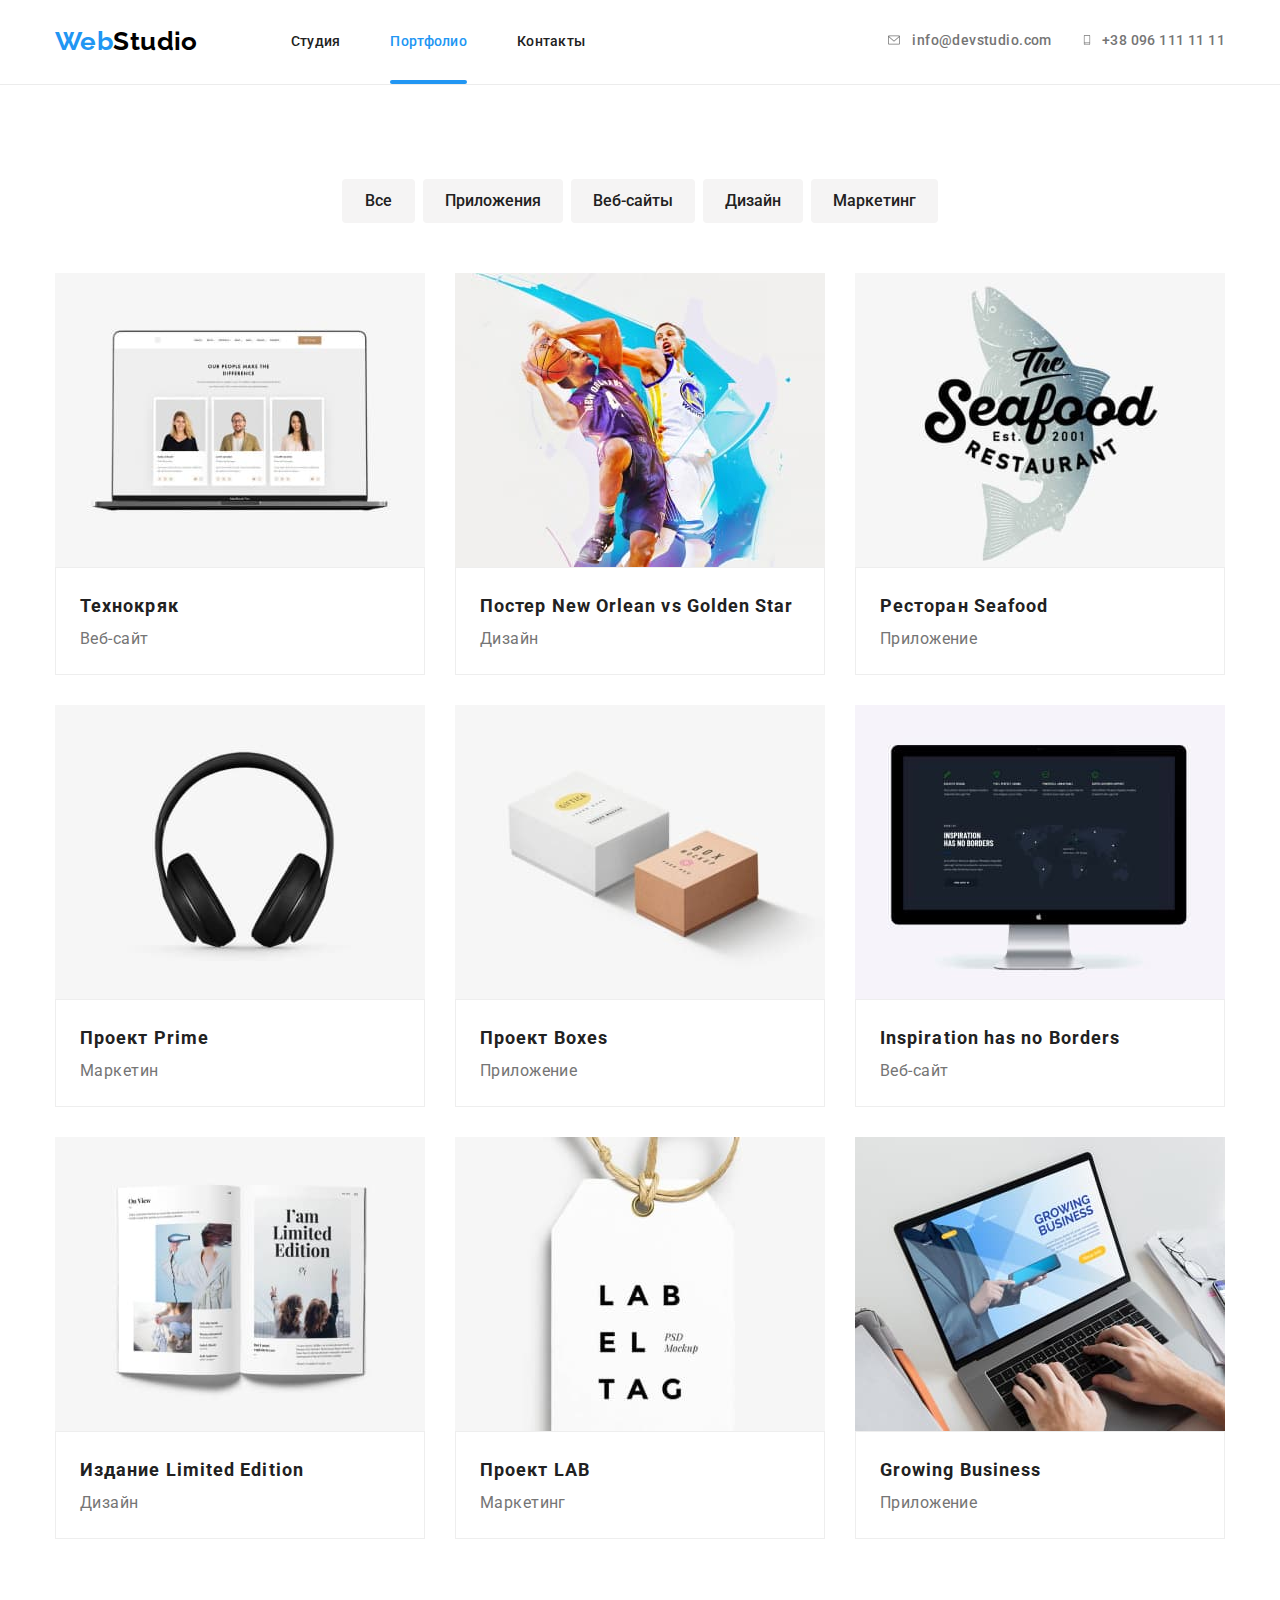
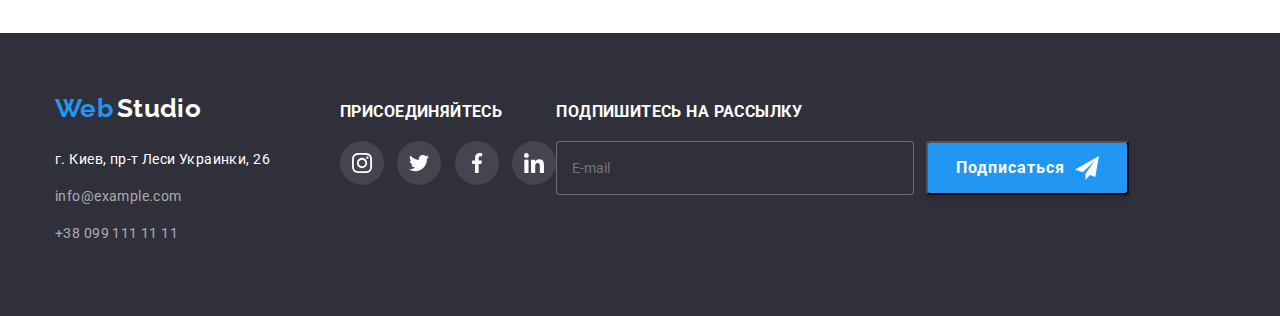
<file: portfolio.html>
<!DOCTYPE html>
<html lang="en">
<head>
    <meta charset="UTF-8">
    <meta http-equiv="X-UA-Compatible" content="IE=edge">
    <meta name="viewport" content="width=device-width, initial-scale=1.0">
    <link rel="preconnect" href="https://fonts.gstatic.com">
    <link href="https://fonts.googleapis.com/css2?family=Raleway:wght@700&family=Roboto:wght@400;500;700;900&display=swap" rel="stylesheet">
    <link rel="stylesheet" href="https://cdnjs.cloudflare.com/ajax/libs/modern-normalize/1.0.0/modern-normalize.min.css">
    <link rel="stylesheet" href="./css/styles.css">
    <title>Portfolio</title>

</head>
<body>
    <!-- Шапка -->
    <header class="header">
        <div class="container">
            <!-- <div class="main-page"> -->
                <nav class="navigation">
                    <a href="" class="logo header__logo">
                        <span class="logo__web">Web</span>
                        <span class="logo__studio">Studio</span>
                    </a>
                    <ul class=" list-non site-nav">
                        <li class="site-nav__item"><a href="./index.html" class=" site-nav link">Студия</a></li>
                        <li class="site-nav__item"><a href="" class=" site-nav link current">Портфолио</a></li>
                        <li class="site-nav__item"><a href="" class="site-nav link">Контакты</a></li>
                    </ul>
                </nav>
        <ul class="list-non contact">
            <li class="contact__item"><a href="mailto:info@devstudio.com" class="contact__date">
                    <svg class="icon" width="16" height="12">
                        <use href="./image/sprite.svg#icon-envelope"></use>
                    </svg>
                    info@devstudio.com</a></li>
            <li class="contact__item"><a href="tel:+380961111111" class=" contact__date">
                    <svg class="icon" width="10" height="16">
                        <use href="./image/sprite.svg#icon-smartphone"></use>
                    </svg>
                    +38 096 111 11 11</a></li>
        </ul>
            </div>
        </div>
        <!-- Меню-версія для мобільного -->
        <div class="menu">
            <button type="button" class="menu__btn" data-menu-button>
                <svg class="menu__icon" width="40" height="40">
                    <use class="icon-open" href="./image/sprite.svg#icon-mobil-menu"></use>
                    <use class="icon-close" href="./image/sprite.svg#icon-close-menu"></use>
                </svg>
            </button>
        </div>
        
        <div class="mobile-menu" data-menu>
            <ul class=" list-non mobile-menu__list">
                <li class="mobile-menu__item">
                    <a href="./index.html" class="mobile-menu__link current">Студия</a>
                </li>
                <li class="mobile-menu__item">
                    <a href="./portfolio.html" class="mobile-menu__link">Портфолио</a>
                </li>
                <li class="mobile-menu__item">
                    <a href="" class="mobile-menu__link">Контакты</a>
                </li>
            </ul>
        
            <div class="mobile-contact">
                <ul class="list-non mobile-contact__list">
                    <li class="mobile-contact__item">
                        <a href="tel:+380961111111" class="mobile-contact__tel">
                            +38 096 111 11 11</a>
                    </li>
                    <li class="mobile-contact__item">
                        <a href="mailto:info@devstudio.com" class="mobile-contact__mail">info@devstudio.com
                        </a>
                    </li>
                </ul>
        
                <ul class="list-non mobile-social">
                    <li class="mobile-social__item">
                        <a class="mobile-social__link" href="/" target="_blank" rel="noopener norefferer"
                            aria-label="Instagram">Instagram</a>
                    </li>
                    <li class="mobile-social__item">
                        <a class="mobile-social__link" href="/" target="_blank" rel="noopener norefferer"
                            aria-label="Twitter">Twitter</a>
                    </li>
                    <li class="mobile-social__item">
                        <a class="mobile-social__link" href="/" target="_blank" rel="noopener norefferer"
                            aria-label="Facebook">Facebook</a>
                    </li>
                    <li class="mobile-social__item">
                        <a class="mobile-social__link" href="/" target="_blank" rel="noopener norefferer"
                            aria-label="LinkedIn">LinkedIn</a>
                    </li>
                </ul>
            </div>
        </div>

    </header>

    <!--Секція з портфоліо-->
    <main>
        <h1 class="visually-hidden">Портфолио</h1>
        <section class="section">
        <div class="container">
        <ul class="list-non buttons">
            <li class="buttons__nav"><button type="button" class="buttons__portfolio curent">Все</button></li>
            <li class="buttons__nav"><button type="button" class="buttons__portfolio ">Приложения</button></li>
            <li class="buttons__nav"><button type="button" class="buttons__portfolio">Веб-сайты</button></li>
            <li class="buttons__nav"><button type="button" class="buttons__portfolio">Дизайн</button></li>
            <li class="buttons__nav"><button type="button" class="buttons__portfolio">Маркетинг</button></li>
        </ul>    
        <h2 class="visually-hidden">Проекты</h2>
                <ul class=" list-non portfollio-list">
            <li class="portfollio-item"> 
                <a class="project" href="">
                    <div class="thumb">
                        <div class="overlay__item">
                            <p class="overlay__description">
                                Технокряк это современная площадка распространения коронавируса.
                                Компании используют эту платформу для цифрового
                                шпионажа и атак на защищённые сервера конкурентов.
                            </p>
                        </div>
                        <picture>
                            <source
                                srcset= "./image/portfolio/desctop/img.desctop.jpg 1x, ./image/portfolio/desctop/img.desctop@2x.jpg 2x"
                                media="(min-width: 1200px)">
                            <source
                                srcset="./image/portfolio/tablet/img.tablet.jpg 1x, ./image/portfolio/tablet/img.tablet@2x.jpg 2x"
                                media="(min-width: 768px)">
                            <source
                                srcset="./image/portfolio/mobile/img.mobile.jpg 1x, ./image/portfolio/mobile/img.mobile.jpg 2x"
                                media="(max-width: 767.98px)">
                            <img src="./image/portfolio/desctop/img.desctop.jpg" width="370" height="294" alt=" стораница веб сайта">
                        </picture>
                     
                    </div>
                        <div class="design">
                           <h3 class="design__title">Технокряк</h3>
                            <p class="design__description">Веб-сайт</p>
                        </div> 
                </a>
                     </li>
            <li class="portfollio-item">
                <a class="project" href="">
                    <div class="thumb">
                        <div class="overlay__item">
                            <p class="overlay__description">
                                Технокряк это современная площадка распространения коронавируса.
                                Компании используют эту платформу для цифрового
                                шпионажа и атак на защищённые сервера конкурентов.
                            </p>
                        </div>
                        <picture>
                        <source srcset="./image/portfolio/desctop/img1.desctop.jpg 1x, ./image/portfolio/desctop/img1.desctop@2x.jpg 2x"
                            media="(min-width: 1200px)">
                        <source srcset="./image/portfolio/tablet/img1.tablet.jpg 1x, ./image/portfolio/tablet/img1.tablet@2x.jpg 2x"
                            media="(min-width: 768px)">
                        <source srcset="./image/portfolio/mobile/img1.mobile.jpg 1x, ./image/portfolio/mobile/img1.mobile@2x.jpg 2x"
                            media="(max-width: 767.98px)">
                        <img src="./image/portfolio/desctop/img1.desctop.jpg" width="370" height="294" alt=" стораница веб сайта">
                        </picture>
                      
                    </div>
                        <div class="design">
                            <h3 class="design__title">Постер New Orlean vs Golden Star</h3> 
                            <p class="design__description">Дизайн</p> 
                        </div>
                </a>
                 </li>
            <li class="portfollio-item">
                <a class="project" href="">
                    <div class="thumb">
                        <div class="overlay__item">
                            <p class="overlay__description">
                                Технокряк это современная площадка распространения коронавируса.
                                Компании используют эту платформу для цифрового
                                шпионажа и атак на защищённые сервера конкурентов.
                            </p>
                            </div>
                            <picture>
                            <source srcset="./image/portfolio/desctop/img2.desctop.jpg 1x, ./image/portfolio/desctop/img2.desctop@2x.jpg 2x"
                                media="(min-width: 1200px)">
                            <source srcset="./image/portfolio/tablet/img2.tablet.jpg 1x, ./image/portfolio/tablet/img2.tablet@2x.jpg 2x"
                                media="(min-width: 768px)">
                            <source srcset="./image/portfolio/mobile/img2.mobile.jpg 1x, ./image/portfolio/mobile/img2.mobile@2x.jpg 2x"
                                media="(max-width: 767.98px)">
                            <img src="./image/portfolio/desctop/img2.desctop.jpg" width="370" height="294" alt=" стораница веб сайта">
                            </picture>
                        
                      
                    </div>
                        <div class="design">
                         <h3 class="design__title">Ресторан Seafood</h3>
                          <p class="design__description">Приложение</p> 
                        </div>   
                </a>
                  </li>
            <li class="portfollio-item">
                <a class="project" href="">
                    <div class="thumb">
                        <div class="overlay__item">
                            <p class="overlay__description">
                                Технокряк это современная площадка распространения коронавируса.
                                Компании используют эту платформу для цифрового
                                шпионажа и атак на защищённые сервера конкурентов.
                            </p>
                        </div>
                        <picture>
                            <source srcset="./image/portfolio/desctop/img3.desctop.jpg 1x, ./image/portfolio/desctop/img3.desctop@2x.jpg 2x"
                                media="(min-width: 1200px)">
                            <source srcset="./image/portfolio/tablet/img3.tablet.jpg 1x, ./image/portfolio/tablet/img3.tablet@2x.jpg 2x"
                                media="(min-width: 768px)">
                            <source srcset="./image/portfolio/mobile/img3.mobile.jpg 1x, ./image/portfolio/mobile/img3.mobile@2x.jpg 2x"
                                media="(max-width: 767.98px)">
                            <img src="./image/portfolio/desctop/img3.desctop.jpg" width="370" height="294" alt=" стораница веб сайта">
                        </picture>
                     
                    </div>
                        <div class="design">
                          <h3 class="design__title">Проект Prime</h3>
                           <p class="design__description">Маркетин </p> 
                        </div>
                </a>
                 </li>
            <li class="portfollio-item"> 
                <a class="project" href="">
                    <div class="thumb">
                        <div class="overlay__item">
                            <p class="overlay__description">
                                Технокряк это современная площадка распространения коронавируса.
                                Компании используют эту платформу для цифрового
                                шпионажа и атак на защищённые сервера конкурентов.
                            </p>
                        </div>
                        <picture>
                            <source srcset="./image/portfolio/desctop/img4.desctop.jpg 1x, ./image/portfolio/desctop/img4.desctop@2x.jpg 2x"
                                media="(min-width: 1200px)">
                            <source srcset="./image/portfolio/tablet/img4.tablet.jpg 1x, ./image/portfolio/tablet/img4.tablet@2x.jpg 2x"
                                media="(min-width: 768px)">
                            <source srcset="./image/portfolio/mobile/img4.mobile.jpg 1x, ./image/portfolio/mobile/img4.mobile@2x.jpg 2x"
                                media="(max-width: 767.98px)">
                            <img src="./image/portfolio/desctop/img4.desctop.jpg" width="370" height="294" alt=" стораница веб сайта">
                        </picture>
                   
                    </div>                
                       <div class="design">
                          <h3 class="design__title">Проект Boxes</h3>
                           <p class="design__description">Приложение</p> 
                        </div>
                </a>
                     </li>
            <li class="portfollio-item">
                <a class="project" href="">
                    <div class="thumb">
                        <div class="overlay__item">
                            <p class="overlay__description">
                                Технокряк это современная площадка распространения коронавируса.
                                Компании используют эту платформу для цифрового
                                шпионажа и атак на защищённые сервера конкурентов.
                            </p>
                        </div>
                        <picture>
                            <source srcset="./image/portfolio/desctop/img5.desctop.jpg 1x, ./image/portfolio/desctop/img5.desctop@2x.jpg 2x"
                                media="(min-width: 1200px)">
                            <source srcset="./image/portfolio/tablet/img5.tablet.jpg 1x, ./image/portfolio/tablet/img5.tablet@2x.jpg 2x"
                                media="(min-width: 768px)">
                            <source srcset="./image/portfolio/mobile/img5.mobile.jpg 1x, ./image/portfolio/mobile/img5.mobile@2x.jpg 2x"
                                media="(max-width: 767.98px)">
                            <img src="./image/portfolio/desctop/img5.desctop.jpg" width="370" height="294" alt=" стораница веб сайта">
                        </picture>
                    
                    </div>
                        <div class="design">
                        <h3 class="design__title">Inspiration has no Borders</h3>
                         <p class="design__description">Веб-сайт</p>
                        </div>
                </a>
                     </li>
            <li class="portfollio-item"> 
                <a class="project" href="">
                    <div class="thumb">
                        <div class="overlay__item">
                            <p class="overlay__description">
                                Технокряк это современная площадка распространения коронавируса.
                                Компании используют эту платформу для цифрового
                                шпионажа и атак на защищённые сервера конкурентов.
                            </p>
                        </div>
                        <picture>
                            <source srcset="./image/portfolio/desctop/img6.desctop.jpg 1x, ./image/portfolio/desctop/img6.desctop@2x.jpg 2x"
                                media="(min-width: 1200px)">
                            <source srcset="./image/portfolio/tablet/img6.tablet.jpg 1x, ./image/portfolio/tablet/img6.tablet@2x.jpg 2x"
                                media="(min-width: 768px)">
                            <source srcset="./image/portfolio/mobile/img6.mobile.jpg 1x, ./image/portfolio/mobile/img6.mobile@2x.jpg 2x"
                                media="(max-width: 767.98px)">
                            <img src="./image/portfolio/desctop/img6.desctop.jpg" width="370" height="294" alt=" стораница веб сайта">
                        </picture>
                    
                    </div>
                        <div class="design">
                         <h3 class="design__title">Издание Limited Edition</h3>
                          <p class="design__description">Дизайн</p>
                        </div>
                </a>
                         </li>
            <li class="portfollio-item">
                <a class="project" href="">
                    <div class="thumb">
                        <div class="overlay__item">
                            <p class="overlay__description">
                                Технокряк это современная площадка распространения коронавируса.
                                Компании используют эту платформу для цифрового
                                шпионажа и атак на защищённые сервера конкурентов.
                            </p>
                        </div>
                        <picture>
                            <source srcset="./image/portfolio/desctop/img7.desctop.jpg 1x, ./image/portfolio/desctop/img7.desctop@2x.jpg 2x"
                                media="(min-width: 1200px)">
                            <source srcset="./image/portfolio/tablet/img7.tablet.jpg 1x, ./image/portfolio/tablet/img7.tablet@2x.jpg 2x"
                                media="(min-width: 768px)">
                            <source srcset="./image/portfolio/mobile/img7.mobile.jpg 1x, ./image/portfolio/mobile/img7.mobile@2x.jpg 2x"
                                media="(max-width: 767.98px)">
                            <img src="./image/portfolio/desctop/img7.desctop.jpg" width="370" height="294" alt=" стораница веб сайта">
                        </picture>
                     
                    </div>
                        <div class="design">
                            <h3 class="design__title">Проект LAB</h3>
                             <p class="design__description">Маркетинг</p> 
                           </div>
                </a>
                     </li>
            <li class="portfollio-item">
                <a class="project" href="">
                    <div class="thumb">
                        <div class="overlay__item">
                            <p class="overlay__description">
                                Технокряк это современная площадка распространения коронавируса.
                                Компании используют эту платформу для цифрового
                                шпионажа и атак на защищённые сервера конкурентов.
                            </p>
                        </div>
                        <picture>
                            <source srcset="./image/portfolio/desctop/img8.desctop.jpg 1x, ./image/portfolio/desctop/img8.desctop@2x.jpg 2x"
                                media="(min-width: 1200px)">
                            <source srcset="./image/portfolio/tablet/img8.tablet.jpg 1x, ./image/portfolio/tablet/img8.tablet@2x.jpg 2x"
                                media="(min-width: 768px)">
                            <source srcset="./image/portfolio/mobile/img8.mobile.jpg 1x, ./image/portfolio/mobile/img8.mobile@2x.jpg 2x"
                                media="(max-width: 767.98px)">
                            <img src="./image/portfolio/desctop/img8.desctop.jpg" width="370" height="294" alt=" стораница веб сайта">
                        </picture>
                     
                    </div>
                           <div class="design">
                           <h2 class="design__title">Growing Business</h2> 
                           <p class="design__description">Приложение</p> 
                        </div>     
                </a>        
                </li>
        </ul>
        </div>
    </section>
    </main>
<footer class="section-footer">
    <div class="container footer">
        <div class="footer-studio">
            <a href="" class="logo footer__logo">
                <span class="logo-footer__web">Web</span>
                <span class="logo-footer__studio">Studio</span>
            </a>

            <address class="footer__address">
                <ul class="list-non footer__data">
                    <li class="footer__address"><a class="foorer__place" href="https://goo.gl/maps/GumJZrkpZJpaKMpm8"
                            target="_blank" rel="nooper noreferrer">г. Киев, пр-т Леси Украинки, 26</a></li>
                    <li class="footer__address"><a class="footer__contacts" href="mailto:info@devstudio.com">info@example.com</a>
                    </li>
                    <li class="footer__address"><a class="footer__contacts" href="tel:+380961111111">+38 099 111 11 11</a></li>
                </ul>
            </address>
        </div>

        <!-- Іконки футера -->
        <div>
            <h3 class="footer__network-title">присоединяйтесь</h3>
            <ul class="footer__network-icon">
                <li class="footer__icon">
                    <a href="" class="footer__network-link" aria-label="инстаграм">
                        <svg class="footer__svg" width="20" height="20">
                            <use href="./image/sprite.svg#icon-instagram "></use>
                        </svg>
                    </a>
                </li>
                <li class="footer__icon">
                    <a href="" class="footer__network-link" aria-label="твиттер">
                        <svg class="footer__svg" width="20" height="20">
                            <use href="./image/sprite.svg#icon-twitter"></use>
                        </svg>
                    </a>
                </li>
                <li class="footer__icon">
                    <a href="" class="footer__network-link" aria-label="фейсбук">
                        <svg class="footer__svg" width="20" height="20">
                            <use href="./image/sprite.svg#icon-facebook"></use>
                        </svg>
                    </a>
                </li>
                <li class="footer__icon">
                    <a href="" class="footer__network-link" aria-label="линкедин">
                        <svg class="footer__svg" width="20" height="20">
                            <use href="./image/sprite.svg#icon-linkedin"></use>
                        </svg>
                    </a>
                </li>
            </ul>
        </div>
        <div class="footer__mail-form">
            <h3 class="footer__network-title">Подпишитесь на рассылку</h3>
            <form class="footer__email" action="">
                <label for="user_email" class="footer__email-lable"></label>
                <input type="email" name="email" placeholder="E-mail" class="footer__email-input">
                <button class="email__button" type="submit">Подписаться
                    <svg class="footer__email-icon" width="24" height="24">
                        <use href="./image/sprite.svg#icon-send"></use>
                    </svg>
                </button>
            </form>
        </div>
    </div>
    </footer>
    <script src="./js/menu-mobile.js"></script>
    </body>
</html>
</file>
<file: css/styles.css>
@charset "UTF-8";
:root {
  --primary-text-color: #757575;
  --title-text-color: #212121;
  --accent-color: #2196f3;
  --base-color-logo: #2196f3;
  --background-color: #ffffff;
  --second-background-color: #f5f4fa;
  --background-footer-color: #2f303a;
  --color-icons: #afb1b8;
}

body {
  color: var(--primary-text-color);
  background-color: var(--background-color);
  font-family: "Roboto", sans-serif;
  font-size: 14px;
  line-height: 1.71;
  letter-spacing: 0.03em;
}

.section {
  padding-top: 94px;
  padding-bottom: 94px;
}

@media screen and (max-width: 1199.98px) {
  .section {
    padding: 60px 0 60px 0;
  }
}

a {
  text-decoration: none;
}

h1,
h2,
h3,
h4,
h5,
h6,
p {
  margin: 0px;
}

.list-non {
  list-style: none;
  margin-top: 0px;
  margin-bottom: 0px;
  padding-left: 0px;
}

img {
  display: block;
  max-width: 100%;
  height: auto;
}

/* клас, щоб приховати заголовок */
.visually-hidden {
  position: absolute !important;
  clip: rect(1px 1px 1px 1px);
  clip: rect(1px, 1px, 1px, 1px);
  padding: 0 !important;
  border: 0 !important;
  height: 1px !important;
  width: 1px !important;
  overflow: hidden;
}

/* Заголовки секцій */
.section-title {
  margin-top: 0px;
  color: var(--title-text-color);
  font-weight: 700;
  line-height: 1.17;
  text-align: center;
}

@media screen and (max-width: 767.98px) {
  .section-title {
    font-size: 28px;
    line-height: 33px;
  }
}

@media screen and (min-width: 768px) {
  .section-title {
    font-size: 28px;
    line-height: 33px;
  }
}

@media screen and (max-width: 1199.98px) {
  .section-title {
    margin-bottom: 30px;
  }
}

@media screen and (min-width: 1200px) {
  .section-title {
    font-size: 36px;
    line-height: 42px;
    margin-bottom: 50px;
  }
}

/* контейнер */
.container {
  margin-left: auto;
  margin-right: auto;
  width: 100%;
  padding-right: 15px;
  padding-left: 15px;
  /* outline: 2px solid tomato; */
  /* background-color: plum; */
}

@media screen and (min-width: 480px) {
  .container {
    max-width: 480px;
  }
}

@media screen and (min-width: 768px) {
  .container {
    max-width: 768px;
  }
}

@media screen and (min-width: 1200px) {
  .container {
    max-width: 1200px;
  }
}

.button {
  box-shadow: 0px 4px 4px rgba(0, 0, 0, 0.15);
  border-radius: 4px;
  padding: 10px 32px;
  min-width: 200px;
  border: none;
  color: #ffffff;
  background-color: #2196f3;
  cursor: pointer;
  font-weight: 700;
  font-size: 16px;
  line-height: 1.87;
  display: inline-block;
  transition-duration: 250ms;
  transition-timing-function: cubic-bezier(0.4, 0, 0.2, 1);
}

.button:hover,
.button:focus {
  background-color: #188ce8;
}

.email__button {
  display: flex;
  align-items: center;
  text-align: center;
  letter-spacing: 0.06em;
  padding: 10px 28px 10px 28px;
  font-weight: 700;
  font-size: 16px;
  line-height: 30px;
  color: #ffffff;
  background-color: var(--accent-color);
  box-shadow: 0px 4px 4px rgba(0, 0, 0, 0.15);
  border-radius: 4px;
  cursor: pointer;
  transition-property: background-color, color;
  transition-duration: 250ms;
  transition-timing-function: cubic-bezier(0.4, 0, 0.2, 1);
}

@media screen and (max-width: 1199px) {
  .email__button {
    margin-top: 20px;
    margin-left: auto;
    margin-right: auto;
  }
}

.email__button:hover,
.email__button:focus {
  background-color: var(--button-active-color);
}

/* кнопки портфоліо */
.buttons__portfolio {
  display: inline-block;
  padding: 6px 22px;
  min-width: 73px;
  border-radius: 4px;
  color: var(--title-text-color);
  font-family: inherit;
  font-weight: 500;
  font-size: 16px;
  line-height: 2;
  cursor: pointer;
  text-align: center;
  border: none;
  background-color: #f5f4f4;
  transition-duration: 250ms;
  transition-timing-function: cubic-bezier(0.4, 0, 0.2, 1);
}

.buttons__portfolio:hover {
  color: #ffffff;
  background-color: var(--accent-color);
  box-shadow: 0px 3px 1px rgba(0, 0, 0, 0.1), 0px 1px 2px rgba(0, 0, 0, 0.08), 0px 2px 2px rgba(0, 0, 0, 0.12);
}

.buttons__portfolio:focus {
  color: #ffffff;
  background-color: var(--accent-color);
  box-shadow: 0px 3px 1px rgba(0, 0, 0, 0.1), 0px 1px 2px rgba(0, 0, 0, 0.08), 0px 2px 2px rgba(0, 0, 0, 0.12);
}

/* .buttons__nav .buttons__portfolio.curent { 
  background-color: var(--accent-color);
}
*/
.buttons__nav {
  height: 44px;
  list-style: none;
  border: none;
}

.buttons {
  display: flex;
  justify-content: center;
  margin: 0px;
}

@media screen and (max-width: 767.98px) {
  .buttons {
    margin-bottom: 40px;
  }
}

@media screen and (max-width: 1199.98px) {
  .buttons {
    margin-bottom: 30px;
  }
}

@media screen and (min-width: 1199.98px) {
  .buttons {
    margin-bottom: 50px;
  }
}

@media screen and (max-width: 767.98px) {
  .buttons {
    flex-wrap: wrap;
    justify-content: flex-start;
    padding: 0px;
  }
}

.buttons__nav:not(:last-child) {
  margin-right: 8px;
}

@media screen and (max-width: 767.98px) {
  .buttons__nav:not(:last-child) {
    margin-bottom: 21px;
  }
}

/* оформлення логотипу */
.logo__web {
  color: var(--base-color-logo);
  text-decoration: none;
  font-family: Raleway;
  font-weight: 700;
  font-size: 26px;
  line-height: 1.19;
}

.logo__studio {
  color: #000;
  font-size: 26px;
  line-height: 1.2;
  text-decoration: none;
  font-family: Raleway;
  font-weight: 700;
}

@media screen and (min-width: 768px) {
  .header__logo {
    margin-right: 88px;
    padding-top: 26px;
    padding-bottom: 26px;
    display: flex;
  }
}

@media screen and (min-width: 1200px) {
  .header__logo {
    margin-right: 93px;
    padding-top: 24px;
    padding-bottom: 25px;
    display: flex;
  }
}

.logo-footer__web {
  color: var(--base-color-logo);
  text-decoration: none;
  font-family: Raleway;
  font-weight: 700;
  font-size: 26px;
  line-height: 1.19;
}

.logo-footer__studio {
  color: #ffffff;
  font-family: Raleway;
  font-weight: 700;
  font-size: 26px;
  line-height: 1.19;
}

.modal {
  position: absolute;
  top: 50%;
  left: 50%;
  transform: translate(-50%, -50%);
  min-width: 528px;
  min-height: 581px;
  background-color: #ffffff;
}

@media screen and (max-width: 1199.98px) {
  .modal {
    min-width: 450px;
    min-height: 609px;
  }
}

.modal__btn-close {
  position: absolute;
  top: 0;
  right: 0;
  margin-top: 8px;
  margin-right: 8px;
  border-radius: 50%;
  border: 1px solid rgba(0, 0, 0, 0.1);
  background-color: #ffffff;
  transition-duration: 250ms;
  transition-timing-function: cubic-bezier(0.4, 0, 0.2, 1);
}

.modal__btn-close:focus,
.modal__btn-close:hover {
  fill: #ffffff;
  background-color: var(--accent-color);
}

.modal__icon {
  height: 11px;
  width: 11px;
}

/* форма */
.form {
  transition-duration: 250ms;
  transition-timing-function: cubic-bezier(0.4, 0, 0.2, 1);
  margin: 40px;
}

.form__title {
  font-weight: 700;
  font-size: 20px;
  line-height: 1.15;
  margin-bottom: 12px;
  color: var(--title-text-color);
}

.form__data {
  flex-direction: column;
  margin-bottom: 10px;
}

.form__lable {
  font-size: 12px;
  line-height: 14px;
  letter-spacing: 0.01em;
  color: var(--primary-text-color);
}

.form__input {
  width: 100%;
  height: 40px;
  margin-top: 4px;
  border: 1px solid rgba(33, 33, 33, 0.2);
  box-sizing: border-box;
  border-radius: 4px;
  padding-left: 42px;
  background: #ffffff;
  box-shadow: 0px 1px 3px rgba(0, 0, 0, 0.12), 0px 1px 1px rgba(0, 0, 0, 0.14), 0px 2px 1px rgba(0, 0, 0, 0.2);
  outline: none;
  cursor: pointer;
  transition-property: border;
  transition-duration: 250ms;
  transition-timing-function: cubic-bezier(0.4, 0, 0.2, 1);
}

.form__input:focus,
.form__input:hover {
  border: 1px solid var(--accent-color);
}

.form__data-input {
  position: relative;
}

.form__icon {
  position: absolute;
  left: 12px;
  top: 50%;
  transform: translateY(-50%);
  transition-property: fill;
  transition-duration: 250ms;
  transition-timing-function: cubic-bezier(0.4, 0, 0.2, 1);
}

.form__input:focus + .form__icon {
  fill: var(--accent-color);
}

.form__coment {
  width: 100%;
  height: 120px;
  margin-top: 4px;
  border: 1px solid rgba(33, 33, 33, 0.2);
  box-sizing: border-box;
  border-radius: 4px;
  background: #ffffff;
  box-shadow: 0px 1px 3px rgba(0, 0, 0, 0.12), 0px 1px 1px rgba(0, 0, 0, 0.14), 0px 2px 1px rgba(0, 0, 0, 0.2);
  outline: none;
  resize: none;
  cursor: pointer;
}

.form__coment:hover,
.form__coment:focus {
  border: 1px solid var(--accent-color);
}

.policy__checkbox {
  display: flex;
  margin-top: 20px;
  align-items: center;
  justify-content: center;
  color: var(--primary-text-color);
}

.checkbox__icon {
  display: inline-block;
  width: 16px;
  height: 15px;
  margin-right: 8px;
  border: 2px solid black;
  border-radius: 4px;
}

.form__checkbox {
  position: absolute;
  width: 1px;
  height: 1px;
  margin: -1px;
  padding: 0;
  border: 0;
  clip: rect(0 0 0 0);
  overflow: hidden;
}

.form__checkbox:checked + .checkbox__icon {
  background-size: contain;
  background-origin: border-box;
  background-color: var(--accent-color);
  border-color: var(--accent-color);
  background-image: url(../image/icons/check.svg);
}

.form__button {
  display: block;
  margin-right: auto;
  margin-left: auto;
  margin-top: 25px;
  padding: 10px 55px;
  font-size: 16px;
  line-height: 1.87;
  font-weight: 700;
  letter-spacing: 0.06em;
  background-color: var(--accent-color);
  color: #ffffff;
  border: none;
  border-radius: 4px;
  transition-property: background-color, color;
  transition-duration: 250ms;
  transition-timing-function: cubic-bezier(0.4, 0, 0.2, 1);
  cursor: pointer;
}

.form__button:hover,
.form__button:focus {
  background-color: #188ce8;
}

.form__link {
  margin-left: 10px;
  line-height: 1.71;
  color: var(--accent-color);
  text-decoration: underline;
  transition-property: color;
  transition-duration: 250ms;
  transition-timing-function: cubic-bezier(0.4, 0, 0.2, 1);
}

/* модалка */
.backdrop {
  position: fixed;
  top: 0;
  left: 0;
  width: 100%;
  height: 100%;
  background-color: rgba(0, 0, 0, 0.2);
  transition-duration: 250ms;
  transition-timing-function: cubic-bezier(0.4, 0, 0.2, 1);
}

.backdrop.is-hidden {
  opacity: 0;
  pointer-events: none;
}

.thumb::before {
  content: "";
  position: absolute;
  display: inline-block;
  top: 0px;
  left: 0px;
  width: 100%;
  height: 100%;
  transform: translateY(100%);
  transition: transform 250ms cubic-bezier(0.4, 0, 0.2, 1);
}

.thumb {
  position: relative;
  overflow: hidden;
}

.project:focus .thumb::before,
.project:focus .overlay__item {
  transform: translateY(0);
}

.project:hover .thumb::before,
.project:hover .overlay__item {
  transform: translateY(0);
}

.overlay__item {
  content: "";
  position: absolute;
  display: inline-block;
  top: 0px;
  left: 0px;
  width: 100%;
  height: 100%;
  background-color: rgba(33, 150, 243, 0.9);
  font-style: normal;
  font-weight: normal;
  font-size: 18px;
  line-height: 28px;
  color: #ffffff;
  transform: translateY(100%);
  transition: transform 250ms cubic-bezier(0.4, 0, 0.2, 1);
}

.overlay__description {
  position: absolute;
  top: 0;
  left: 0;
  width: 100%;
  font-size: 18px;
  line-height: 1.56;
  text-align: left;
  padding: 63px 24px;
  color: #ffffff;
}

/* Іконки */
.social {
  display: flex;
  padding-left: 0px;
  justify-content: center;
  align-items: center;
  margin-top: 16px;
}

.social__icon {
  display: flex;
  height: 44px;
  width: 44px;
  justify-content: center;
  align-items: center;
  fill: var(--color-icons);
  transition-duration: 250ms;
  transition-timing-function: cubic-bezier(0.4, 0, 0.2, 1);
}

.social__icon:not(first-child) {
  margin-right: 10px;
}

.social__icon:hover {
  background-color: var(--accent-color);
  fill: var(--background-color);
  border-radius: 50%;
}

/* Іконки футера-Приєднюйтесь */
@media screen and (min-width: 1200px) {
  .footer__network {
    margin-right: 93px;
  }
}

.footer__network-title {
  font-weight: 700;
  line-height: 1.14;
  text-transform: uppercase;
  color: var(--background-color);
  margin-bottom: 20px;
  margin-top: 60px;
}

@media screen and (min-width: 768px) {
  .footer__network-title {
    margin-top: 0px;
    text-align: center;
  }
}

@media screen and (min-width: 1200px) {
  .footer__network-title {
    display: flex;
  }
}

.footer__icon {
  display: inline-block;
  align-items: center;
  justify-content: center;
}

.footer__icon:not(:last-child) {
  margin-right: 10px;
}

.footer__svg {
  fill: var(--background-color);
}

.footer__network-link {
  width: 44px;
  height: 44px;
  display: flex;
  align-items: center;
  justify-content: center;
  border-radius: 50%;
  background-color: rgba(255, 255, 255, 0.1);
  transition-duration: 250ms;
  transition-timing-function: cubic-bezier(0.4, 0, 0.2, 1);
}

.footer__network-link:hover,
.footer__network-link:focus {
  background-color: var(--accent-color);
}

.footer__network-icon {
  padding: 0%;
  margin: 0px;
}

/* хедер-контакти */
@media screen and (max-width: 767.98px) {
  .contact {
    display: none;
  }
}

@media screen and (min-width: 768px) {
  .contact {
    margin-top: 21px;
    margin-bottom: 21px;
    padding: 0px;
  }
}

@media screen and (min-width: 1200px) {
  .contact {
    display: flex;
    padding-left: 0px;
    margin: 0px;
  }
}

@media screen and (min-width: 768px) {
  .contact__item:not(:last-child) {
    margin-bottom: 10px;
  }
}

@media screen and (min-width: 1200px) {
  .contact__item:not(:last-child) {
    margin-right: 30px;
    margin-bottom: 0px;
  }
}

.contact__date {
  color: var(--primary-text-color);
  text-decoration: none;
  cursor: pointer;
  font-weight: 500;
  transition-duration: 250ms;
  transition-timing-function: cubic-bezier(0.4, 0, 0.2, 1);
}

@media screen and (min-width: 768px) {
  .contact__date {
    display: flex;
    align-items: center;
    font-size: 12px;
    line-height: 14px;
  }
}

@media screen and (min-width: 1200px) {
  .contact__date {
    display: flex;
    justify-content: center;
    align-items: center;
    padding-top: 32px;
    padding-bottom: 32px;
    font-size: 14px;
    line-height: 16px;
  }
}

.contact .contact__date:hover,
.contact .contac__date:focus {
  color: var(--accent-color);
}

/* Іконки-контакти */
.contact__date .icon {
  margin-right: 10px;
  fill: currentColor;
}

/* Наші клієнти */
@media screen and (max-width: 767.98px) {
  .our-clients-list {
    margin-top: -30px;
    margin-left: -30px;
    padding: 0px;
  }
}

@media screen and (max-width: 1199.98px) {
  .our-clients-list {
    display: flex;
    flex-wrap: wrap;
    padding: 0px;
  }
}

@media screen and (min-width: 1200px) {
  .our-clients-list {
    display: flex;
    justify-content: center;
    padding: 0px;
  }
}

.our-clients__link {
  width: 170px;
  height: 90px;
  display: flex;
  align-items: center;
  justify-content: center;
  border: 1px solid #afb1b8;
  border-radius: 4px;
  fill: var(--color-icons);
  transition-duration: 250ms;
  transition-timing-function: cubic-bezier(0.4, 0, 0.2, 1);
}

.our-clients__link:hover,
.our-clients__link:focus {
  border: 1px solid var(--accent-color);
  fill: var(--accent-color);
}

@media screen and (max-width: 767.98px) {
  .our-clients__item {
    flex-basis: calc(100% / 2 - 30px);
    margin-left: 30px;
    margin-top: 30px;
  }
}

@media screen and (min-width: 768px) {
  .our-clients__item {
    flex-basis: calc(100% / 3 - 30px);
    margin-top: 30px;
    margin-left: 30px;
  }
}

@media screen and (min-width: 1200px) {
  .our-clients__item {
    margin: 0px;
  }
}

@media screen and (min-width: 1200px) {
  .our-clients__item:not(:last-child) {
    margin-right: 30px;
  }
}

/* хедер-новігація */
.header {
  /* background-color: rgb(204, 204, 204); */
  border-bottom: 1px solid #ececec;
}

/* padding-top: 24px; */
/* padding-bottom: 25px; */
@media screen and (max-width: 767.98px) {
  .header .container {
    padding: 15px;
    margin: 0px;
  }
}

@media screen and (min-width: 768px) {
  .header .container {
    display: flex;
    justify-content: space-between;
  }
}

@media screen and (mix-width: 1200px) {
  .header .container {
    display: flex;
  }
}

/* контейнер навігації */
@media screen and (min-width: 768px) {
  .navigation {
    display: flex;
    justify-content: space-between;
  }
}

@media screen and (min-width: 1200px) {
  .navigation {
    display: flex;
    align-items: center;
    margin-right: auto;
  }
}

@media screen and (max-width: 767.98px) {
  .site-nav {
    display: none;
  }
}

@media screen and (min-width: 768px) {
  .site-nav {
    display: flex;
    padding-left: 0px;
    margin: 0px;
  }
}

@media screen and (min-width: 768px) {
  .site-nav__item:not(:last-child) {
    margin-right: 50px;
  }
}

@media screen and (min-width: 1200px) {
  .site-nav__item:not(:last-child) {
    margin-right: 50px;
  }
}

.site-nav .link {
  /* /* display: block;  */
  padding-top: 32px;
  padding-bottom: 32px;
  position: relative;
  color: var(--title-text-color);
  text-decoration: none;
  font-weight: 500;
  font-size: 14px;
  line-height: 1.42;
  letter-spacing: 0.02em;
  transition-duration: 250ms;
  transition-timing-function: cubic-bezier(0.4, 0, 0.2, 1);
}

.site-nav .link:hover,
.site-nav .link:focus {
  color: var(--accent-color);
}

.site-nav .link.current {
  color: var(--accent-color);
}

.link.current::after {
  content: "";
  position: absolute;
  left: 0;
  bottom: 0;
  display: inline-block;
  height: 4px;
  width: 100%;
  border-radius: 2px;
  background-color: var(--accent-color);
}

/* секція героя (загрузити послугу)*/
.hero {
  background: #2f303a;
  text-align: center;
  min-height: 100vh;
  display: flex;
  align-items: center;
}

.hero .container {
  display: flex;
  align-items: center;
  justify-content: center;
}

@media screen and (min-width: 480px) {
  .hero__content {
    max-width: 360px;
  }
}

@media screen and (min-width: 768px) {
  .hero__content {
    max-width: 360px;
  }
}

@media screen and (min-width: 1200px) {
  .hero__content {
    max-width: 696px;
  }
}

.hero__title {
  margin-top: 0px;
  margin-bottom: 30px;
  color: #ffffff;
  font-weight: 900;
  font-size: 44px;
  line-height: 1.36;
  letter-spacing: 0.06em;
  text-transform: uppercase;
}

@media screen and (max-width: 767.98px) {
  .hero__title {
    font-size: 26px;
    line-height: 42px;
  }
}

@media screen and (min-width: 768px) {
  .hero__title {
    font-size: 26px;
    line-height: 42px;
  }
}

@media screen and (min-width: 1200px) {
  .hero__title {
    font-size: 44px;
    line-height: 60px;
  }
}

.overlay {
  background-size: cover;
  background-position: center;
  background-repeat: no-repeat;
  margin-left: auto;
  margin-right: auto;
  max-width: 2000px;
  height: 600px;
  background-image: linear-gradient(to right, rgba(47, 48, 58, 0.4), rgba(47, 48, 58, 0.4)), url("../image/hero/hero.mobile.jpg");
  background-repeat: no-repeat;
  background-position: center;
  background-size: cover;
}

@media screen and (min-width: 480px) {
  .overlay {
    height: 400px;
  }
}

@media screen and (min-width: 768px) {
  .overlay {
    height: 400px;
  }
}

@media screen and (min-width: 1200px) {
  .overlay {
    height: 600px;
  }
}

@media (min-device-pixel-ratio: 2), (min-resolution: 192dpi), (min-resolution: 2dppx) {
  .overlay {
    background-image: linear-gradient(to right, rgba(47, 48, 58, 0.4), rgba(47, 48, 58, 0.4)), url("../image/hero/hero.mobile@2x.jpg");
  }
}

@media screen and (min-width: 768px) {
  .overlay {
    background-image: linear-gradient(to right, rgba(47, 48, 58, 0.4), rgba(47, 48, 58, 0.4)), url("../image/hero/hero.tablet.jpg");
  }
}

@media screen and (min-width: 768px) and (min-device-pixel-ratio: 2), screen and (min-width: 768px) and (min-resolution: 192dpi), screen and (min-width: 768px) and (min-resolution: 2dppx) {
  .overlay {
    background-image: linear-gradient(to right, rgba(47, 48, 58, 0.4), rgba(47, 48, 58, 0.4)), url("../image/hero/hero.tablet@2x.jpg");
  }
}

@media screen and (min-width: 1200px) {
  .overlay {
    background-image: linear-gradient(to right, rgba(47, 48, 58, 0.4), rgba(47, 48, 58, 0.4)), url("../image/hero/hero.desktop.jpg");
  }
}

@media screen and (min-width: 1200px) and (min-device-pixel-ratio: 2), screen and (min-width: 1200px) and (min-resolution: 192dpi), screen and (min-width: 1200px) and (min-resolution: 2dppx) {
  .overlay {
    background-image: linear-gradient(to right, rgba(47, 48, 58, 0.4), rgba(47, 48, 58, 0.4)), url("../image/hero/hero.desktop@2x.jpg");
  }
}

.values-list {
  margin: 0;
  padding: 0;
}

@media screen and (min-width: 768px) {
  .values-list {
    display: flex;
    flex-wrap: wrap;
    margin-right: -30px;
    margin-bottom: -30px;
  }
}

@media screen and (min-width: 1200px) {
  .values-list {
    display: flex;
  }
}

@media screen and (min-width: 768px) {
  .values-list__item {
    width: calc((100% - 2 * 30px) / 2);
    margin-right: 30px;
    margin-bottom: 30px;
  }
}

@media screen and (min-width: 1200px) {
  .values-list__item {
    flex-basis: calc(100% / 4 - 30px);
  }
}

@media screen and (min-width: 1200px) {
  .values-list__item:not(:last-child) {
    margin-right: 30px;
  }
}

.values-list__text {
  font-size: 14px;
  line-height: 1.7;
}

@media screen and (max-width: 767.98px) {
  .values-list__text {
    margin-bottom: 30px;
  }
}

.values-list__title {
  color: var(--title-text-color);
  font-weight: 700;
  line-height: 1.14;
  text-transform: uppercase;
  margin-bottom: 10px;
}

@media screen and (max-width: 767.98px) {
  .values-list__title {
    text-align: center;
  }
}

/* Іконки-Наші цінності */
.values-list__picture {
  display: flex;
  justify-content: center;
  align-items: center;
  height: 120px;
  border-radius: 4px;
  background-color: var(--second-background-color);
  margin-bottom: 30px;
}

/* Чим ми займаємося */
.section-activity {
  padding-top: 0px;
}

@media screen and (max-width: 1199px) {
  .section-activity {
    display: none;
  }
}

.activity {
  padding: 0px;
  margin: 0px;
}

.grid {
  display: flex;
  flex-wrap: wrap;
  margin-left: -30px;
  margin-top: -50px;
}

.activity__item {
  position: relative;
  flex-basis: calc((100% - 3 * 30px) / 3);
  margin-left: 30px;
  margin-top: 50px;
}

.activity_title {
  display: flex;
  position: absolute;
  width: 100%;
  height: 25%;
  top: 75%;
  background-color: rgba(47, 48, 58, 0.8);
  opacity: 0.8;
  justify-content: center;
  align-items: center;
}

.activity__list {
  font-weight: bold;
  font-size: 14px;
  line-height: 1.1;
  color: #ffffff;
  text-transform: uppercase;
}

/* Наша команда */
.team {
  padding: 0px;
  margin: 0px;
  justify-content: center;
}

@media screen and (min-width: 768px) {
  .team {
    display: flex;
    flex-wrap: wrap;
    margin-right: -30px;
    margin-bottom: -30px;
    justify-content: center;
  }
}

@media screen and (min-width: 1200px) {
  .team {
    display: flex;
    flex-wrap: wrap;
    margin-right: 0px;
    justify-content: center;
  }
}

.comand {
  background-color: var(--second-background-color);
}

.comand .section {
  padding-top: 94px;
  padding-bottom: 94px;
}

@media screen and (min-width: 768px) and (max-width: 1199.98px) {
  .team__item {
    flex-basis: calc((100% - 3 * 30px) / 2);
    margin-left: 30px;
    margin-top: 50px;
  }
}

@media screen and (max-width: 767.98px) {
  .team__item:not(:last-child) {
    margin-bottom: 30px;
  }
}

@media screen and (min-width: 1200px) {
  .team__item:not(:last-child) {
    margin-right: 30px;
  }
}

.grid__team {
  flex-basis: calc((100% - 4 * 30px) / 4);
}

.manager__name {
  color: var(--title-text-color);
  font-weight: 500;
  font-size: 16px;
  line-height: 1.19;
}

.manager__position {
  font-size: 16px;
  line-height: 1.19;
  /* text-align: center; */
  margin-top: 10;
  /* margin-bottom: 0; */
}

.manager {
  padding-top: 30px;
  padding-bottom: 30px;
  padding-left: 24px;
  padding-right: 24px;
  text-align: center;
  background: #ffffff;
  /* material shadow v1 */
  box-shadow: 0px 1px 3px rgba(0, 0, 0, 0.12), 0px 1px 1px rgba(0, 0, 0, 0.14), 0px 2px 1px rgba(0, 0, 0, 0.2);
  border-radius: 0px 0px 4px 4px;
}

/* Секція footer */
.section-footer {
  background-color: var(--background-footer-color);
  padding-top: 60px;
  padding-bottom: 60px;
}

.footer__address {
  font-size: 14px;
  line-height: 2;
  color: #ffffff;
  font-style: normal;
  padding-left: 0px;
  margin-bottom: 9px;
  transition-property: color;
  transition-duration: 250ms;
  transition-timing-function: cubic-bezier(0.4, 0, 0.2, 1);
}

.foorer__place {
  color: #ffffff;
  font-family: Roboto;
  font-style: normal;
  font-weight: normal;
  font-size: 14px;
  line-height: 24px;
  /* or 171% */
  letter-spacing: 0.03em;
}

.footer__data {
  padding: 0px;
  margin-top: 20px;
  margin-bottom: 0px;
}

.footer__contacts {
  font-size: 14px;
  line-height: 1.7;
  color: rgba(255, 255, 255, 0.6);
  font-style: normal;
  transition-property: color;
  transition-duration: 250ms;
  transition-timing-function: cubic-bezier(0.4, 0, 0.2, 1);
}

.footer__address:hover,
.footer__address:focus,
.footer__contacts:hover,
.footer__contacts:focus {
  color: var(--accent-color);
}

.footer-studio {
  /* flex-basis: calc((50%-45px) / 2); */
}

@media screen and (min-width: 768px) and (max-width: 1199.98px) {
  .footer-studio {
    margin-right: 165px;
    margin-bottom: 60px;
    text-align: center;
  }
}

@media screen and (min-width: 1200px) {
  .footer-studio {
    margin-right: 70px;
  }
}

@media screen and (min-width: 768px) and (max-width: 1199.98px) {
  .footer {
    display: flex;
    justify-content: center;
    flex-wrap: wrap;
  }
}

@media screen and (min-width: 1200px) {
  .footer {
    display: flex;
    align-items: baseline;
  }
}

@media screen and (max-width: 767.98px) {
  .footer {
    text-align: center;
  }
}

/* Футер-Підписатися на розсилку */
@media screen and (min-width: 480px) and (max-width: 1199.98px) {
  .footer__email {
    display: inline-block;
    text-align: center;
  }
}

@media screen and (min-width: 1200px) {
  .footer__email {
    display: flex;
  }
}

.footer__email-input {
  padding: 15px;
  line-height: 1.25;
  border: 1px solid rgba(255, 255, 255, 0.3);
  color: rgba(255, 255, 255, 0.6);
  background-color: var(--background-footer-color);
  border-radius: 4px;
}

@media screen and (min-width: 480px) and (max-width: 1199px) {
  .footer__email-input {
    width: 450px;
    height: 50px;
  }
}

@media screen and (min-width: 1200px) {
  .footer__email-input {
    margin-right: 12px;
    width: 358px;
  }
}

.footer__email-icon {
  margin-left: 10px;
  fill: #ffffff;
}

/* Секція портфоліо */
.design {
  border: 1px solid #eeeeee;
  padding-top: 20px;
  padding-right: 24px;
  padding-bottom: 20px;
  padding-left: 24px;
}

.design__title {
  color: var(--title-text-color);
  font-weight: 700;
  font-size: 18px;
  line-height: 2;
  letter-spacing: 0.06em;
}

.design__description {
  font-size: 16px;
  line-height: 1.87;
}

.portfollio-list {
  display: flex;
  flex-wrap: wrap;
  padding: 0px;
  margin: 0px;
  margin-left: -30px;
  margin-top: -30px;
}

.project {
  color: var(--contact-header-color);
  display: block;
  text-decoration: none;
}

.project:hover,
.project:focus {
  box-shadow: 0px 1px 1px rgba(0, 0, 0, 0.12), 0px 4px 4px rgba(0, 0, 0, 0.06), 1px 4px 6px rgba(0, 0, 0, 0.16);
}

.portfollio-item {
  margin-left: 30px;
  margin-top: 30px;
}

@media screen and (max-width: 767.98px) {
  .portfollio-item {
    width: 100%;
    max-width: 450px;
  }
}

@media screen and (min-width: 768px) and (max-width: 1199.98px) {
  .portfollio-item {
    flex-basis: calc(100% / 2 - 30px);
    max-width: 354px;
    height: 440px;
  }
}

.design {
  border-bottom: 1px solid #eeeeee;
  border-right: 1px solid #eeeeee;
  border-left: 1px solid #eeeeee;
  padding-top: 20px;
  padding-right: 24px;
  padding-bottom: 20px;
  padding-left: 24px;
}

@media screen and (max-width: 767px) {
  .menu {
    margin: 0;
    padding: 0;
    position: absolute;
    right: 15px;
    top: 10px;
    bottom: 10px;
    z-index: 106;
  }
}

@media screen and (min-width: 768px) {
  .menu {
    display: none;
  }
}

@media screen and (max-width: 767px) {
  .menu__btn {
    top: 0px;
    background-color: rgba(255, 255, 255, 0.02);
    border: none;
    transition-duration: 250ms;
    transition-timing-function: cubic-bezier(0.4, 0, 0.2, 1);
    fill: #212121;
  }
}

@media screen and (max-width: 767px) {
  .menu__btn:focus,
  .menu__btn:hover {
    fill: #2196f3;
    transition-duration: 250ms;
  }
}

@media screen and (max-width: 767px) {
  .icon-close {
    display: none;
  }
}

.is-open .icon-close {
  display: block;
}

.is-open .icon-open {
  display: none;
}

@media screen and (max-width: 767px) {
  .mobile-menu {
    position: fixed;
    left: 0;
    top: 100%;
    width: 100vw;
    height: 100vh;
    padding: 28px 63px 28px 20px;
    background-color: #fff;
    box-shadow: 0px 4px 8px rgba(0, 0, 0, 0.04), 0px 2px 4px rgba(0, 0, 0, 0.08), 0px 1px 3px rgba(0, 0, 0, 0.16);
    transition-duration: 250ms;
    transition-timing-function: cubic-bezier(0.55, 0.055, 0.675, 0.19);
    z-index: 105;
    display: flex;
    flex-direction: column;
    justify-content: space-between;
    overflow-y: scroll;
  }
}

@media screen and (max-width: 767px) {
  .mobile-menu.is-open {
    top: 0%;
  }
}

@media screen and (max-width: 767px) {
  .mobile-menu.is-open {
    top: 0%;
  }
}

@media screen and (min-width: 768px) {
  .mobile-menu {
    display: none;
  }
}

@media screen and (min-width: 1200px) {
  .mobile-menu {
    display: none;
  }
}

@media screen and (max-width: 767px) {
  .mobile-menu__item:not(:last-child) {
    margin-bottom: 32px;
  }
}

@media screen and (max-width: 767px) {
  .mobile-menu__item .current {
    color: #2196f3;
  }
}

@media screen and (max-width: 767px) {
  .mobile-menu__link {
    font-weight: 500;
    font-size: 40px;
    line-height: 1.18;
    letter-spacing: 0.02em;
    color: #212121;
  }
}

@media screen and (max-width: 767px) {
  .mobile-contact {
    left: auto;
    bottom: 0;
  }
}

@media screen and (max-width: 767px) {
  .mobile-contact__list {
    margin-bottom: 64px;
    margin-top: 64px;
  }
}

@media screen and (max-width: 767px) {
  .mobile-contact__item:not(:last-child) {
    margin-bottom: 32px;
    margin-top: 32px;
  }
}

@media screen and (max-width: 479px) {
  .mobile-contact__tel {
    font-weight: 500;
    font-size: 24px;
    line-height: 1.18;
    color: #2196f3;
  }
}

@media screen and (max-width: 767px) {
  .mobile-contact__tel {
    font-weight: 500;
    font-size: 34px;
    line-height: 1.18;
    color: #2196f3;
  }
}

@media screen and (max-width: 479px) {
  .mobile-contact__mail {
    font-weight: 500;
    font-size: 14px;
    line-height: 1.17x;
    color: #757575;
  }
}

@media screen and (max-width: 767px) {
  .mobile-contact__mail {
    font-weight: 500;
    font-size: 24px;
    line-height: 1.17x;
    color: #757575;
  }
}

@media screen and (max-width: 767px) {
  .mobile-social {
    display: flex;
    padding-bottom: 40px;
    flex-wrap: wrap;
  }
}

@media screen and (max-width: 767px) {
  .mobile-social__item:not(:last-child) {
    padding-right: 10px;
    border-right: 1px solid rgba(33, 33, 33, 0.2);
    margin-right: 10px;
  }
}

@media screen and (max-width: 479px) {
  .mobile-social__link {
    font-weight: 500;
    font-size: 18px;
    line-height: 1.22;
    color: #2196f3;
  }
}

@media screen and (min-width: 480px) {
  .mobile-social__link {
    font-weight: 500;
    font-size: 18px;
    line-height: 1.22;
    color: #2196f3;
  }
}

/* html{     
  box-sizing: border-box;
}
*,
*::after,
*::before {
 /* box-sizing: inherit;   */
/* колір лого header: 000000, #2196F3 */
/* колір заголовків #212121 */
/* колір тексту <p>  і підписів під фото  #757575*/
/* кольори навігації #212121, акцент #2196F3 */
/* секція героя, h1 #FFFFFF,  */
/* вторинний колір фону #F5F4FA */
/*# sourceMappingURL=styles.css.map */
</file>
